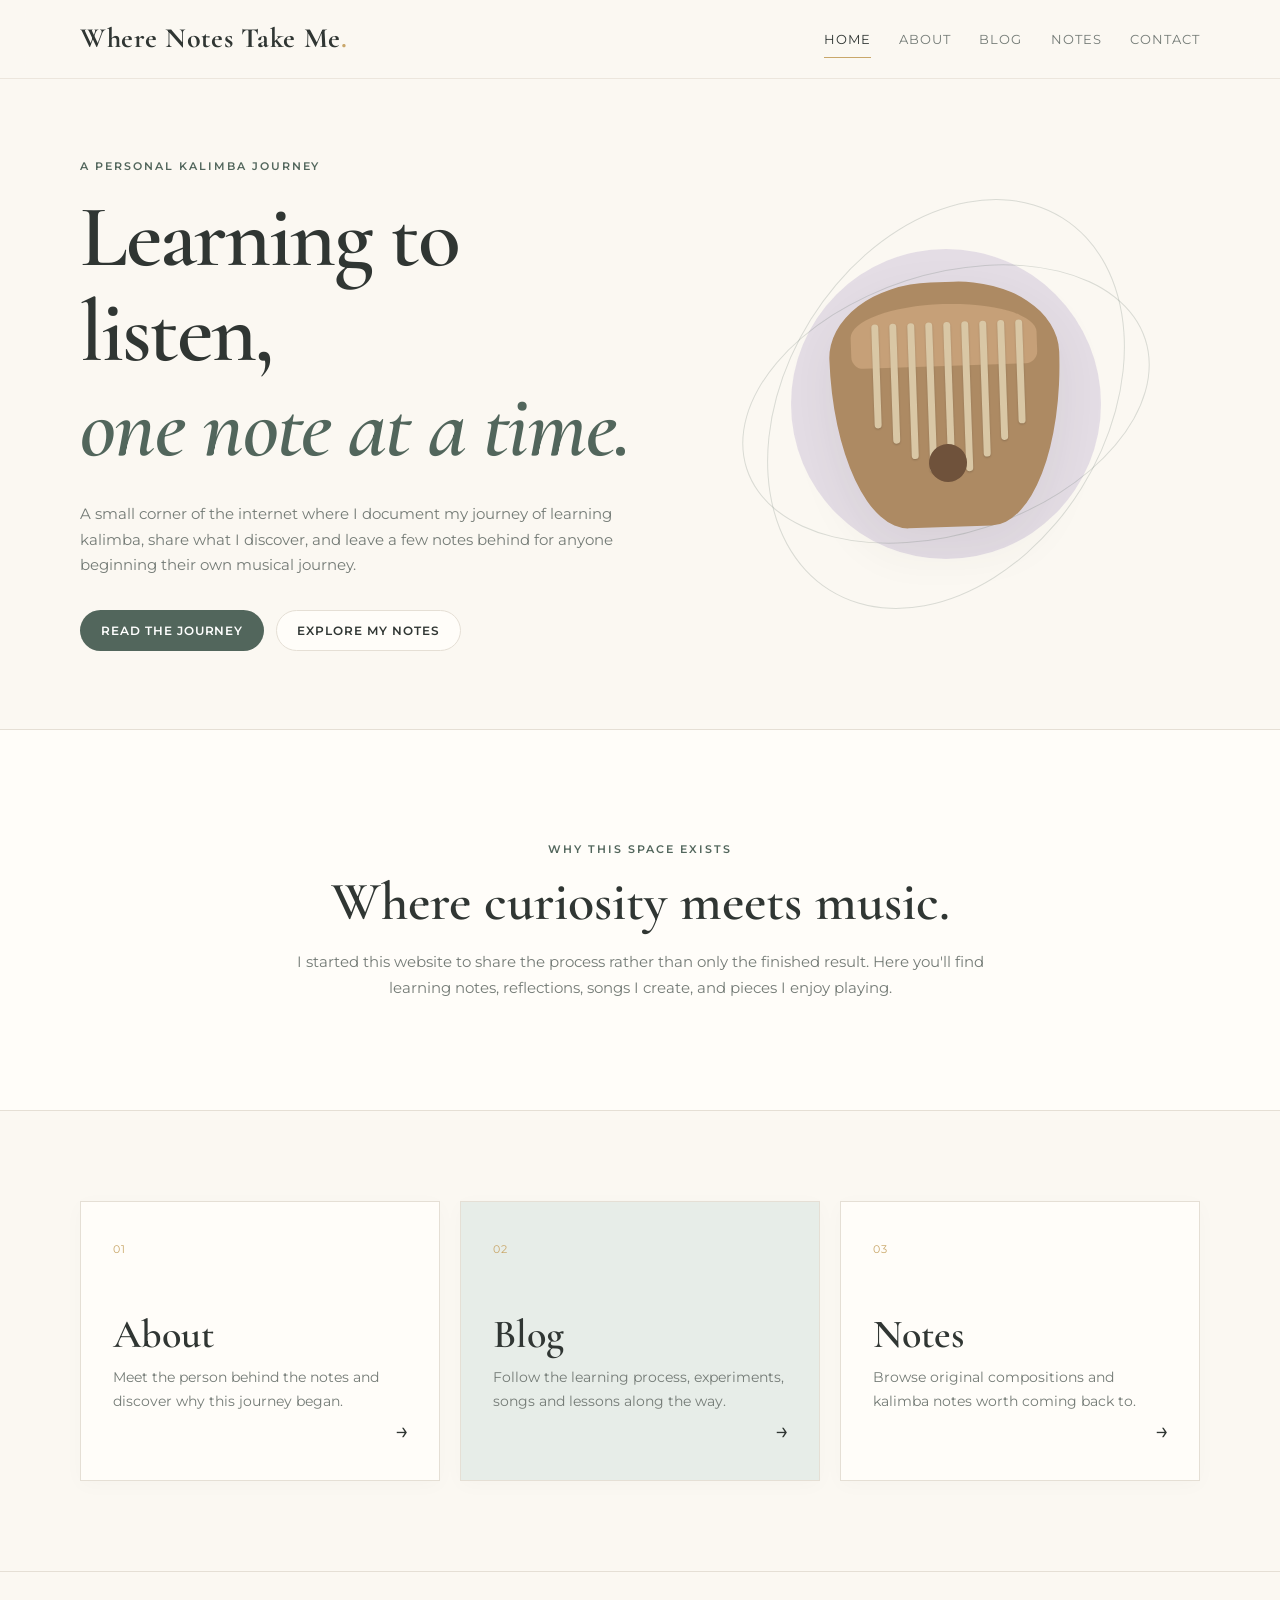
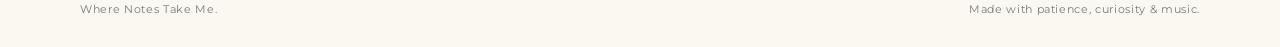
<file: index.html>
<!DOCTYPE html>
<html lang="en">
<head>
  <meta charset="UTF-8">
  <meta name="viewport" content="width=device-width, initial-scale=1.0">
  <meta name="description" content="Where Notes Take Me — a personal kalimba learning journey, blog, compositions and notes.">
  <title>Where Notes Take Me | Kalimba Journey</title>
  <link rel="preconnect" href="https://fonts.googleapis.com">
  <link rel="preconnect" href="https://fonts.gstatic.com" crossorigin>
  <link href="https://fonts.googleapis.com/css2?family=Cormorant+Garamond:wght@500;600;700&family=Montserrat:wght@400;500;600&display=swap" rel="stylesheet">
  <link rel="stylesheet" href="style.css">
</head>
<body>
<header class="site-header">
  <nav class="nav container">
    <a class="brand" href="index.html">Where Notes Take Me<span>.</span></a>
    <button class="menu-toggle" aria-label="Open menu" aria-expanded="false">☰</button>
    <div class="nav-links">
      <a class="active" href="index.html">Home</a>
      <a href="about.html">About</a>
      <a href="blog.html">Blog</a>
      <a href="notes.html">Notes</a>
      <a href="contact.html">Contact</a>
    </div>
  </nav>
</header>

<main>
<section class="hero container">
  <div class="hero-copy">
    <p class="eyebrow">A personal kalimba journey</p>
    <h1>Learning to listen,<br><em>one note at a time.</em></h1>
    <p class="hero-text">A small corner of the internet where I document my journey of learning kalimba, share what I discover, and leave a few notes behind for anyone beginning their own musical journey.</p>
    <div class="hero-actions">
      <a class="button button-primary" href="blog.html">Read the journey</a>
      <a class="button button-ghost" href="notes.html">Explore my notes</a>
    </div>
  </div>
  <div class="hero-art" aria-hidden="true">
    <div class="sun"></div><div class="music-orbit orbit-one"></div><div class="music-orbit orbit-two"></div>
    <div class="kalimba-shape">
      <div class="kalimba-top"></div>
      <i class="tine t1"></i><i class="tine t2"></i><i class="tine t3"></i><i class="tine t4"></i><i class="tine t5"></i>
      <i class="tine t6"></i><i class="tine t7"></i><i class="tine t8"></i><i class="tine t9"></i>
      <div class="sound-hole"></div>
    </div>
  </div>
</section>

<section class="intro-section">
  <div class="container narrow center-text">
    <p class="eyebrow">Why this space exists</p>
    <h2>Where curiosity meets music.</h2>
    <p>I started this website to share the process rather than only the finished result. Here you'll find learning notes, reflections, songs I create, and pieces I enjoy playing.</p>
  </div>
</section>

<section class="feature-section container">
  <a class="feature-card" href="about.html"><span class="card-number">01</span><h3>About</h3><p>Meet the person behind the notes and discover why this journey began.</p><span class="arrow">→</span></a>
  <a class="feature-card featured" href="blog.html"><span class="card-number">02</span><h3>Blog</h3><p>Follow the learning process, experiments, songs and lessons along the way.</p><span class="arrow">→</span></a>
  <a class="feature-card" href="notes.html"><span class="card-number">03</span><h3>Notes</h3><p>Browse original compositions and kalimba notes worth coming back to.</p><span class="arrow">→</span></a>
</section>
</main>

<footer class="site-footer"><div class="container footer-inner"><p>Where Notes Take Me.</p><p>Made with patience, curiosity &amp; music.</p></div></footer>
<script src="script.js"></script>
</body>
</html>
</file>
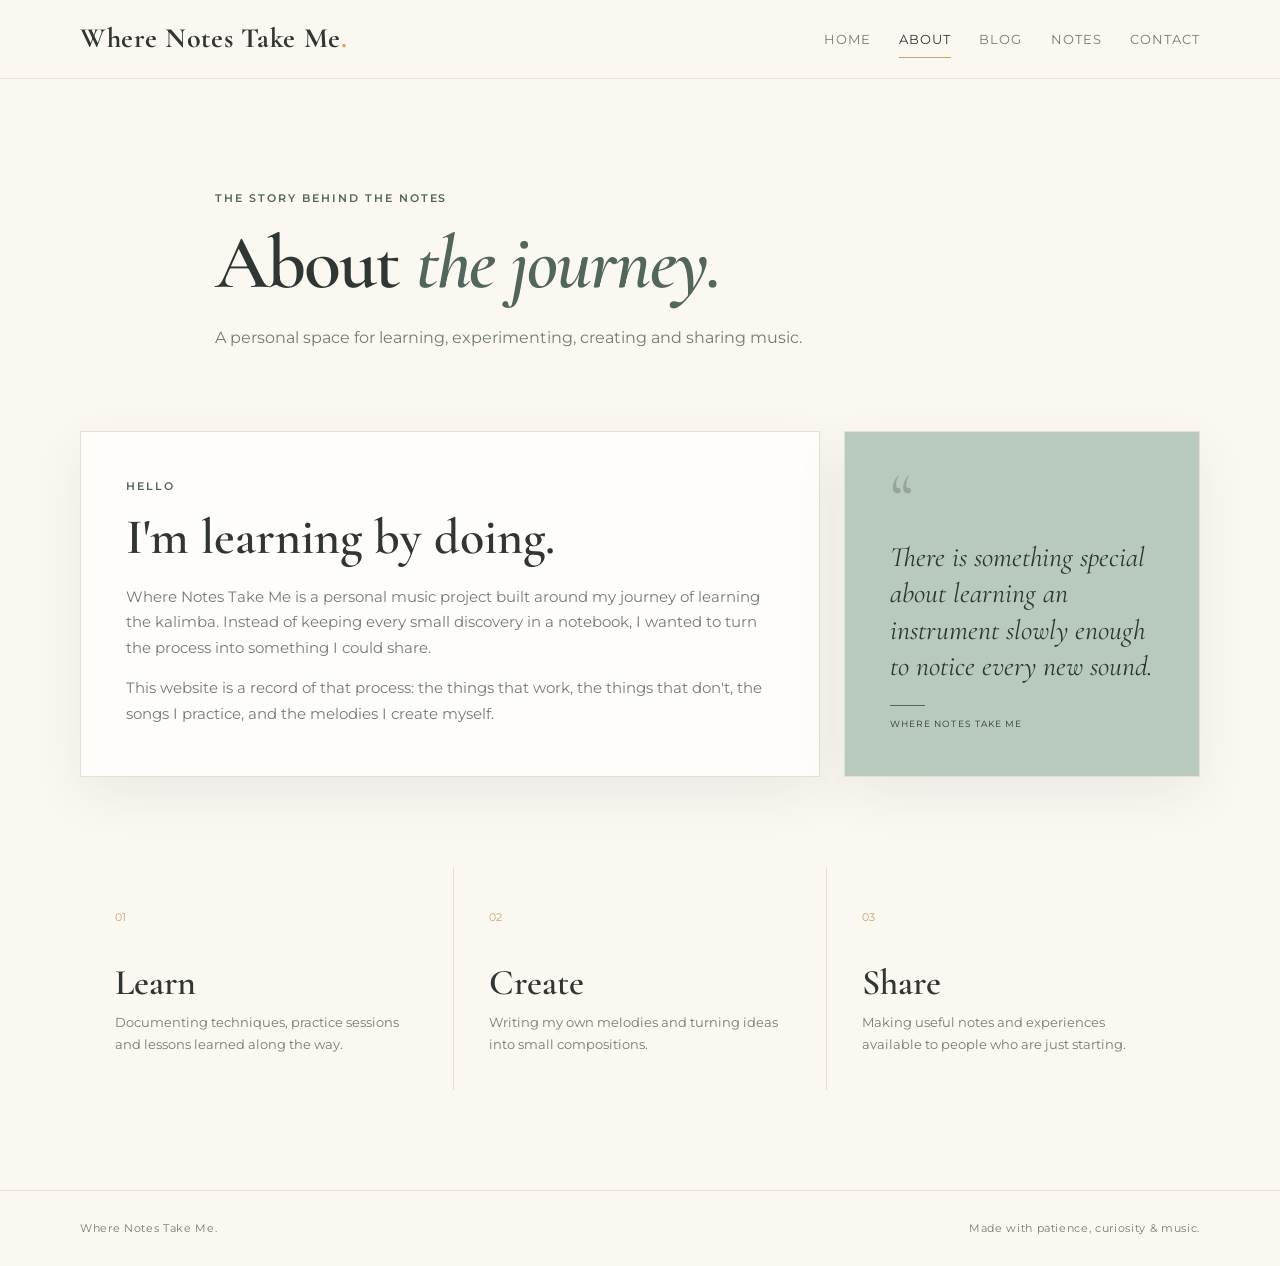
<file: about.html>
<!DOCTYPE html>
<html lang="en">
<head>
  <meta charset="UTF-8"><meta name="viewport" content="width=device-width, initial-scale=1.0">
  <title>About | Where Notes Take Me</title>
  <link rel="preconnect" href="https://fonts.googleapis.com"><link rel="preconnect" href="https://fonts.gstatic.com" crossorigin>
  <link href="https://fonts.googleapis.com/css2?family=Cormorant+Garamond:wght@500;600;700&family=Montserrat:wght@400;500;600&display=swap" rel="stylesheet">
  <link rel="stylesheet" href="style.css">
</head>
<body>
<header class="site-header"><nav class="nav container"><a class="brand" href="index.html">Where Notes Take Me<span>.</span></a><button class="menu-toggle" aria-label="Open menu" aria-expanded="false">☰</button><div class="nav-links"><a href="index.html">Home</a><a class="active" href="about.html">About</a><a href="blog.html">Blog</a><a href="notes.html">Notes</a><a href="contact.html">Contact</a></div></nav></header>
<main>
<section class="page-hero container"><p class="eyebrow">The story behind the notes</p><h1>About <em>the journey.</em></h1><p>A personal space for learning, experimenting, creating and sharing music.</p></section>
<section class="content-grid container">
  <article class="paper-card">
    <p class="eyebrow">Hello</p><h2>I'm learning by doing.</h2>
    <p>Where Notes Take Me is a personal music project built around my journey of learning the kalimba. Instead of keeping every small discovery in a notebook, I wanted to turn the process into something I could share.</p>
    <p>This website is a record of that process: the things that work, the things that don't, the songs I practice, and the melodies I create myself.</p>
  </article>
  <aside class="quote-card"><span class="quote-mark">“</span><p>There is something special about learning an instrument slowly enough to notice every new sound.</p><span class="quote-line"></span><small>Where Notes Take Me</small></aside>
</section>
<section class="values-section container">
  <div><span>01</span><h3>Learn</h3><p>Documenting techniques, practice sessions and lessons learned along the way.</p></div>
  <div><span>02</span><h3>Create</h3><p>Writing my own melodies and turning ideas into small compositions.</p></div>
  <div><span>03</span><h3>Share</h3><p>Making useful notes and experiences available to people who are just starting.</p></div>
</section>
</main>
<footer class="site-footer"><div class="container footer-inner"><p>Where Notes Take Me.</p><p>Made with patience, curiosity &amp; music.</p></div></footer>
<script src="script.js"></script>
</body></html>
</file>
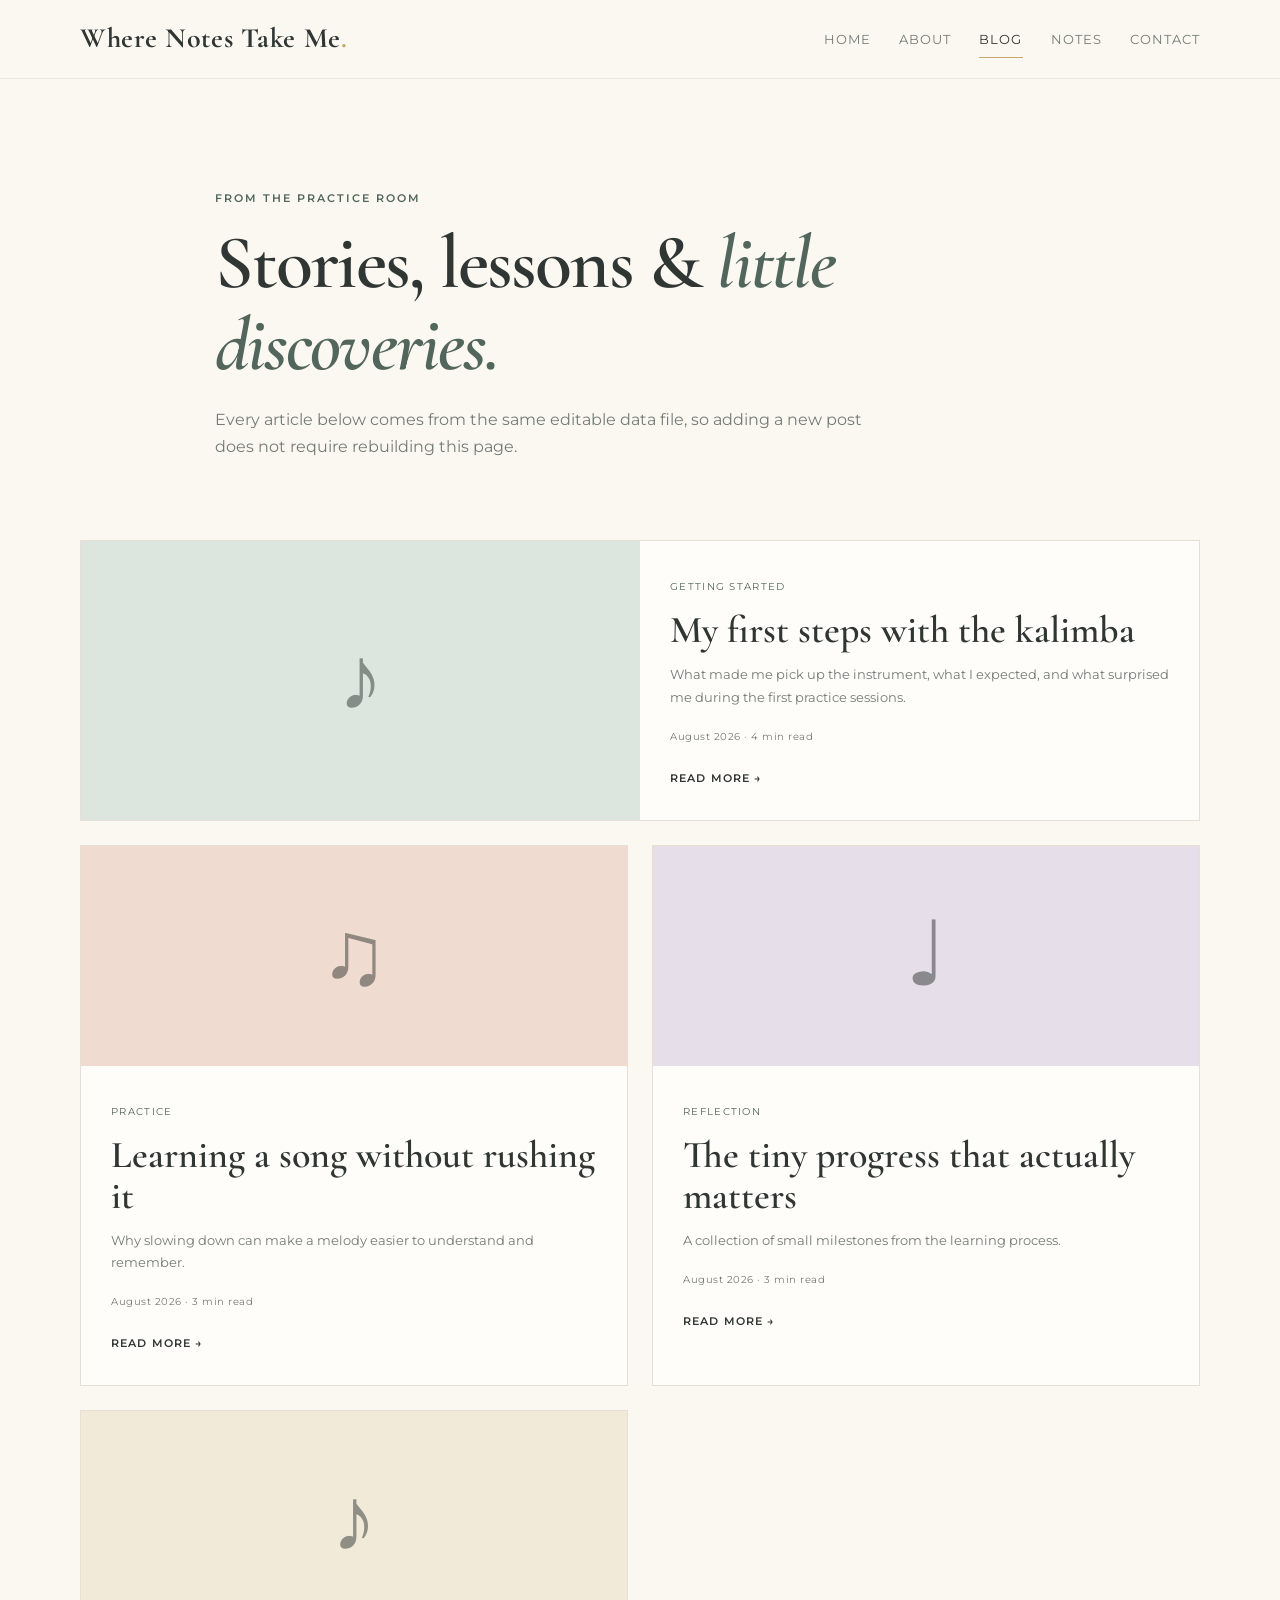
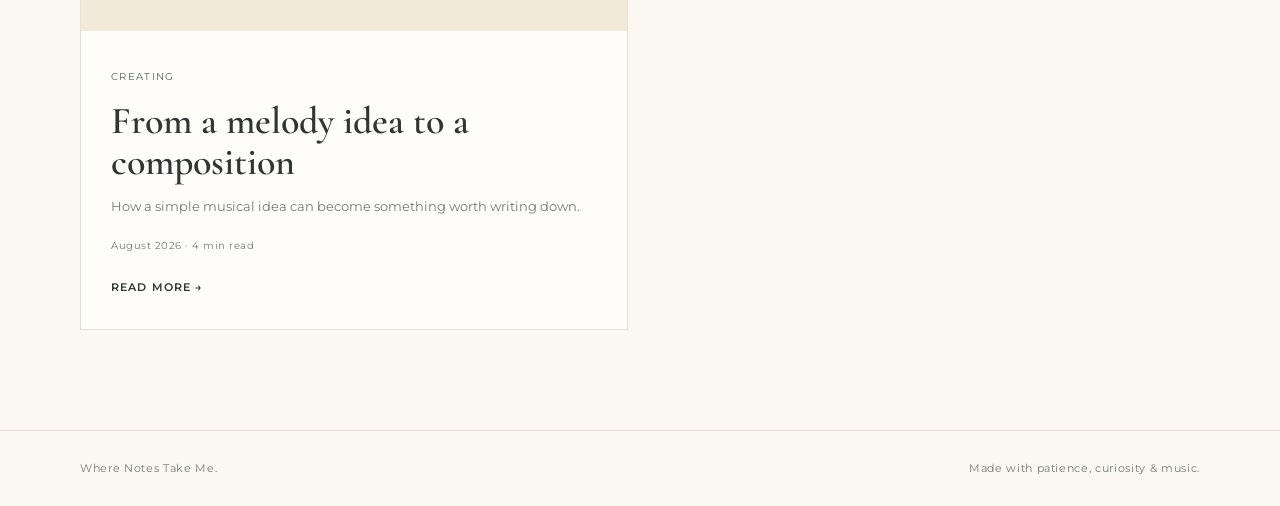
<file: blog.html>
<!DOCTYPE html>
<html lang="en">
<head>
<meta charset="UTF-8"><meta name="viewport" content="width=device-width, initial-scale=1.0">
<title>Blog | Where Notes Take Me</title>
<link rel="preconnect" href="https://fonts.googleapis.com"><link rel="preconnect" href="https://fonts.gstatic.com" crossorigin>
<link href="https://fonts.googleapis.com/css2?family=Cormorant+Garamond:wght@500;600;700&family=Montserrat:wght@400;500;600&display=swap" rel="stylesheet">
<link rel="stylesheet" href="style.css">
</head>
<body>
<header class="site-header"><nav class="nav container">
<a class="brand" href="index.html">Where Notes Take Me<span>.</span></a>
<button class="menu-toggle" aria-label="Open menu" aria-expanded="false">☰</button>
<div class="nav-links"><a href="index.html">Home</a><a href="about.html">About</a><a class="active" href="blog.html">Blog</a><a href="notes.html">Notes</a><a href="contact.html">Contact</a></div>
</nav></header>
<main>
<section class="page-hero container">
<p class="eyebrow">From the practice room</p><h1>Stories, lessons &amp; <em>little discoveries.</em></h1>
<p>Every article below comes from the same editable data file, so adding a new post does not require rebuilding this page.</p>
</section>
<section class="posts container" id="blog-list"></section>
</main>
<footer class="site-footer"><div class="container footer-inner"><p>Where Notes Take Me.</p><p>Made with patience, curiosity &amp; music.</p></div></footer>
<script src="blog-data.js"></script><script src="script.js"></script><script src="blog.js"></script>
</body></html>
</file>
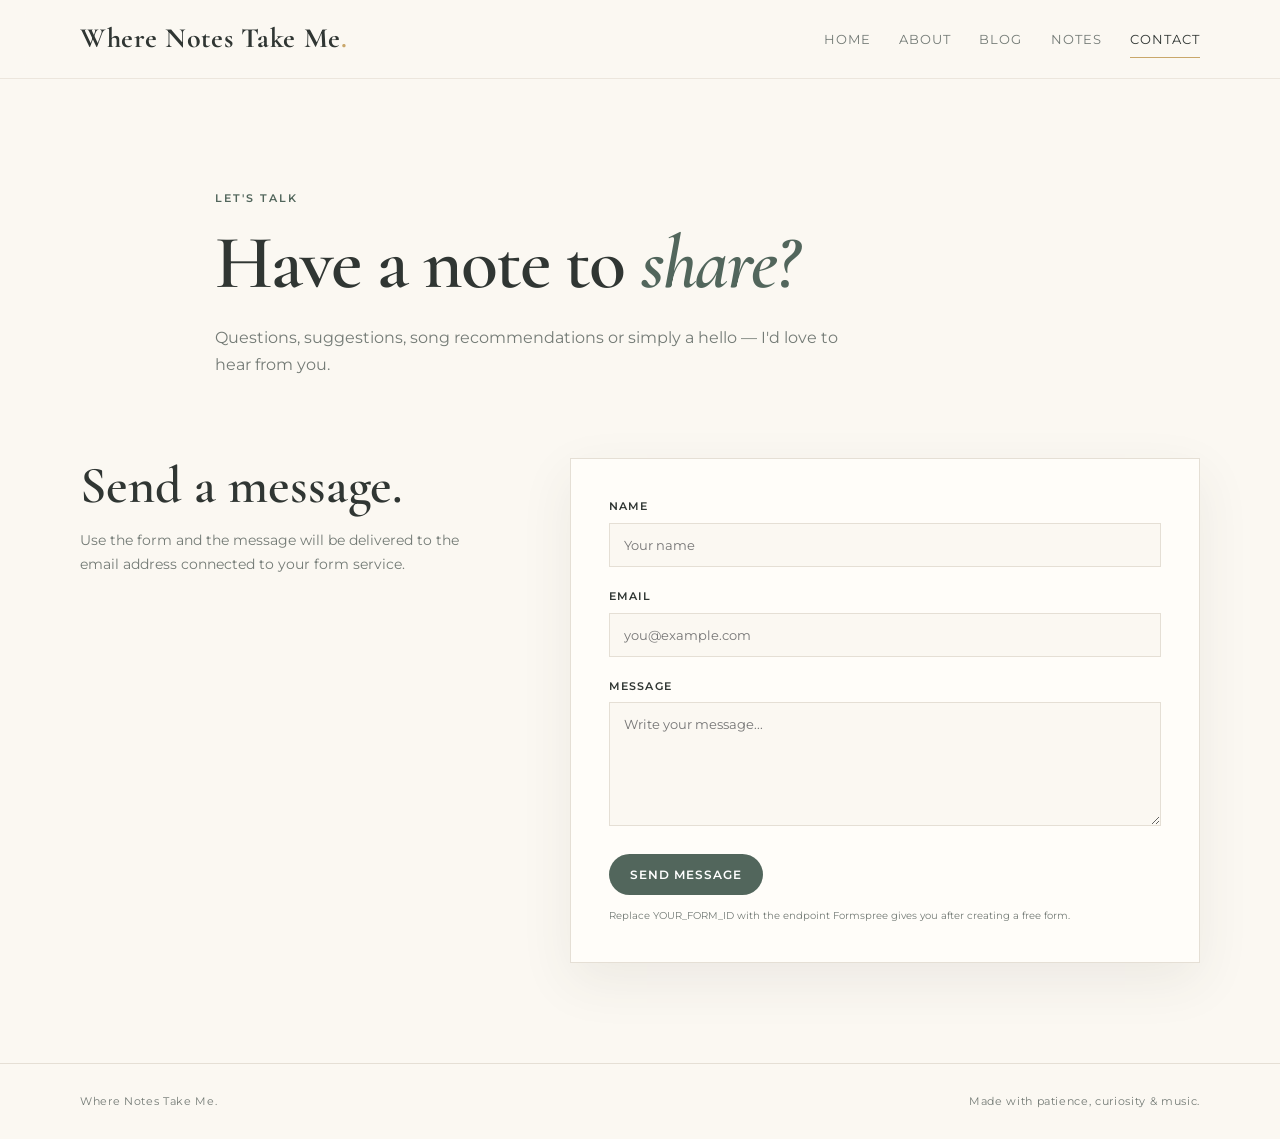
<file: contact.html>
<!DOCTYPE html>
<html lang="en">
<head>
<meta charset="UTF-8"><meta name="viewport" content="width=device-width, initial-scale=1.0">
<title>Contact | Where Notes Take Me</title>
<link rel="preconnect" href="https://fonts.googleapis.com"><link rel="preconnect" href="https://fonts.gstatic.com" crossorigin>
<link href="https://fonts.googleapis.com/css2?family=Cormorant+Garamond:wght@500;600;700&family=Montserrat:wght@400;500;600&display=swap" rel="stylesheet">
<link rel="stylesheet" href="style.css">
</head>
<body>
<header class="site-header"><nav class="nav container">
<a class="brand" href="index.html">Where Notes Take Me<span>.</span></a>
<button class="menu-toggle" aria-label="Open menu" aria-expanded="false">☰</button>
<div class="nav-links"><a href="index.html">Home</a><a href="about.html">About</a><a href="blog.html">Blog</a><a href="notes.html">Notes</a><a class="active" href="contact.html">Contact</a></div>
</nav></header>
<main>
<section class="page-hero container"><p class="eyebrow">Let's talk</p><h1>Have a note to <em>share?</em></h1><p>Questions, suggestions, song recommendations or simply a hello — I'd love to hear from you.</p></section>
<section class="contact-grid container">
<div class="contact-copy"><h2>Send a message.</h2><p>Use the form and the message will be delivered to the email address connected to your form service.</p></div>
<form class="contact-form" action="https://formspree.io/f/xoeaddkl" method="POST">
<label for="name">Name</label><input id="name" name="name" type="text" placeholder="Your name" required>
<label for="email">Email</label><input id="email" name="email" type="email" placeholder="you@example.com" required>
<label for="message">Message</label><textarea id="message" name="message" rows="6" placeholder="Write your message..." required></textarea>
<button class="button button-primary" type="submit">Send message</button>
<p class="form-note">Replace YOUR_FORM_ID with the endpoint Formspree gives you after creating a free form.</p>
</form>
</section>
</main>
<footer class="site-footer"><div class="container footer-inner"><p>Where Notes Take Me.</p><p>Made with patience, curiosity &amp; music.</p></div></footer>
<script src="script.js"></script>
</body></html>
</file>
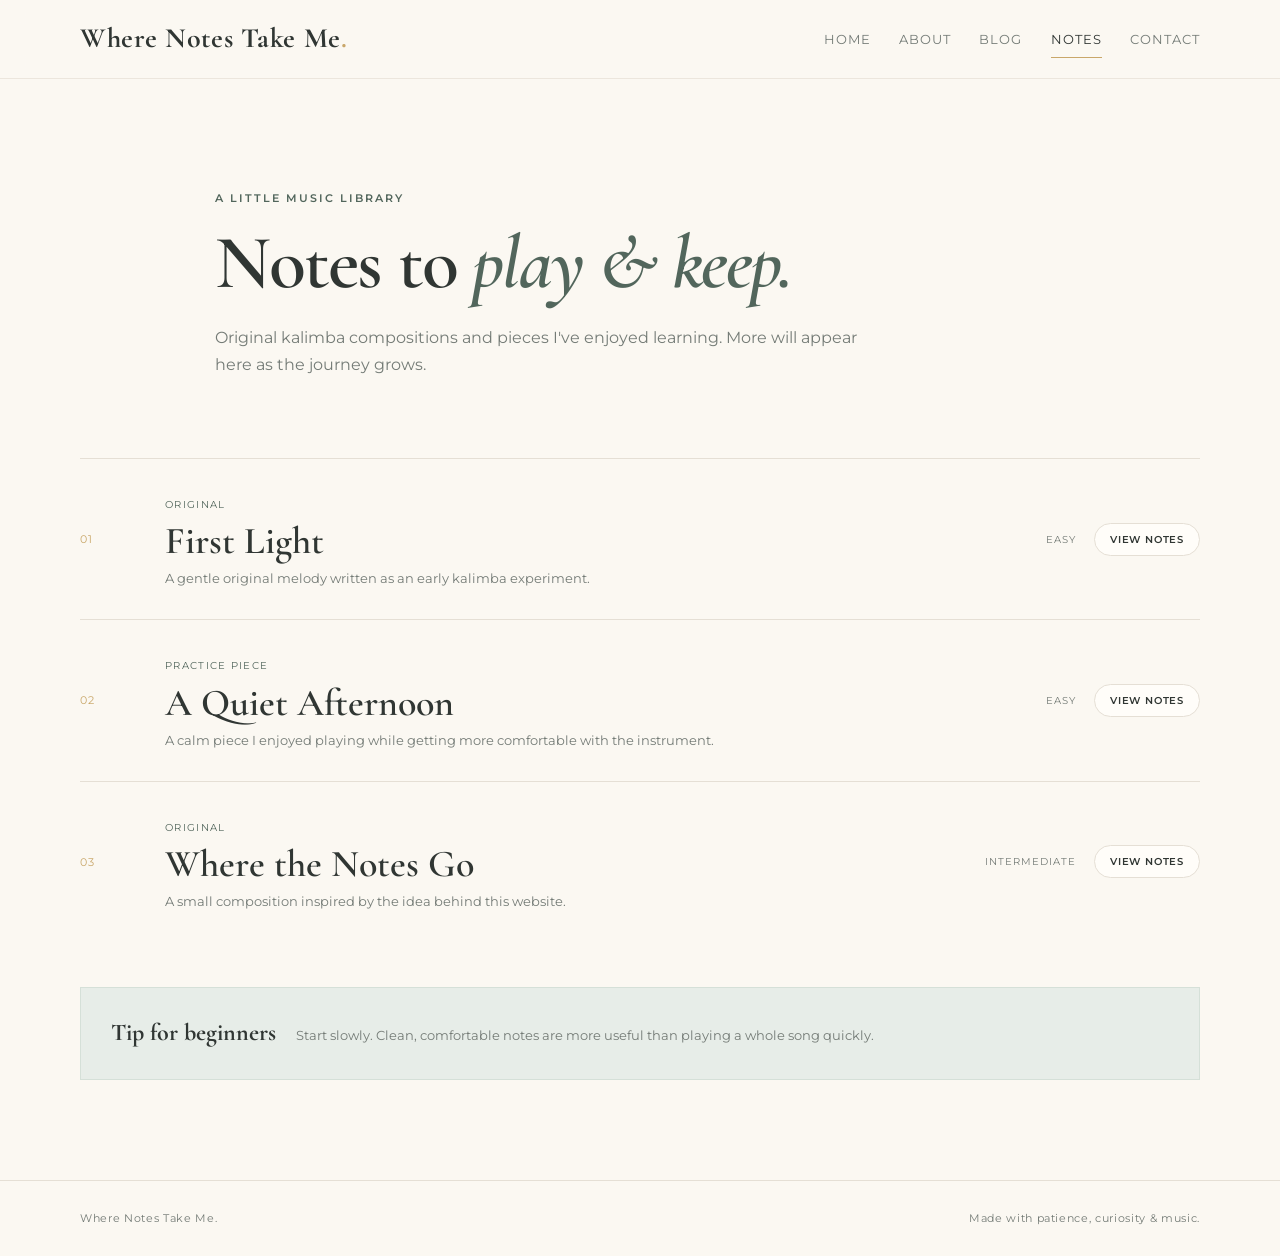
<file: notes.html>
<!DOCTYPE html>
<html lang="en">
<head>
  <meta charset="UTF-8"><meta name="viewport" content="width=device-width, initial-scale=1.0">
  <title>Notes | Where Notes Take Me</title>
  <link rel="preconnect" href="https://fonts.googleapis.com"><link rel="preconnect" href="https://fonts.gstatic.com" crossorigin>
  <link href="https://fonts.googleapis.com/css2?family=Cormorant+Garamond:wght@500;600;700&family=Montserrat:wght@400;500;600&display=swap" rel="stylesheet">
  <link rel="stylesheet" href="style.css">
</head>
<body>
<header class="site-header"><nav class="nav container"><a class="brand" href="index.html">Where Notes Take Me<span>.</span></a><button class="menu-toggle" aria-label="Open menu" aria-expanded="false">☰</button><div class="nav-links"><a href="index.html">Home</a><a href="about.html">About</a><a href="blog.html">Blog</a><a class="active" href="notes.html">Notes</a><a href="contact.html">Contact</a></div></nav></header>
<main>
<section class="page-hero container"><p class="eyebrow">A little music library</p><h1>Notes to <em>play &amp; keep.</em></h1><p>Original kalimba compositions and pieces I've enjoyed learning. More will appear here as the journey grows.</p></section>
<section class="notes-list container">
  <article class="note-row"><div class="note-index">01</div><div><span class="tag">Original</span><h2>First Light</h2><p>A gentle original melody written as an early kalimba experiment.</p></div><div class="note-meta"><span>Easy</span><a class="button small-button" href="#">View notes</a></div></article>
  <article class="note-row"><div class="note-index">02</div><div><span class="tag">Practice piece</span><h2>A Quiet Afternoon</h2><p>A calm piece I enjoyed playing while getting more comfortable with the instrument.</p></div><div class="note-meta"><span>Easy</span><a class="button small-button" href="#">View notes</a></div></article>
  <article class="note-row"><div class="note-index">03</div><div><span class="tag">Original</span><h2>Where the Notes Go</h2><p>A small composition inspired by the idea behind this website.</p></div><div class="note-meta"><span>Intermediate</span><a class="button small-button" href="#">View notes</a></div></article>
</section>
<div class="container note-tip"><strong>Tip for beginners</strong><p>Start slowly. Clean, comfortable notes are more useful than playing a whole song quickly.</p></div>
</main>
<footer class="site-footer"><div class="container footer-inner"><p>Where Notes Take Me.</p><p>Made with patience, curiosity &amp; music.</p></div></footer>
<script src="script.js"></script>
</body></html>
</file>
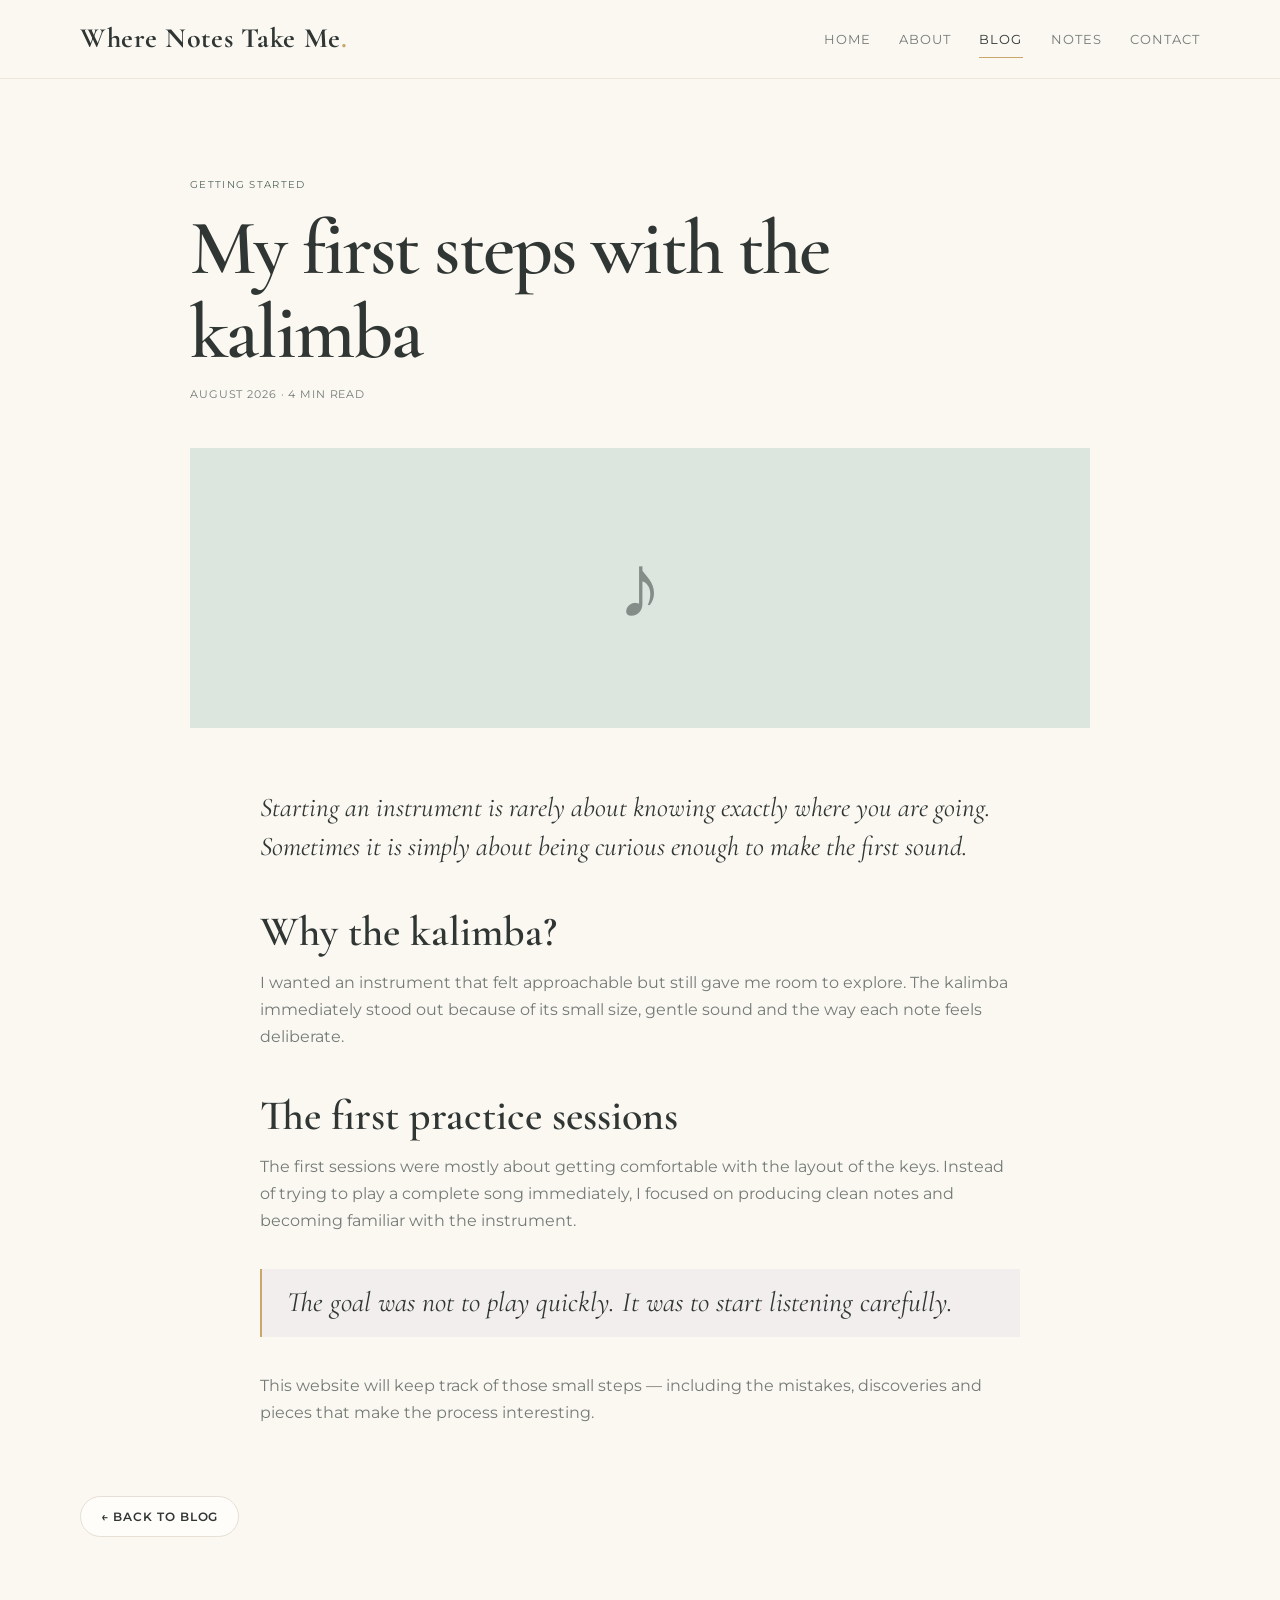
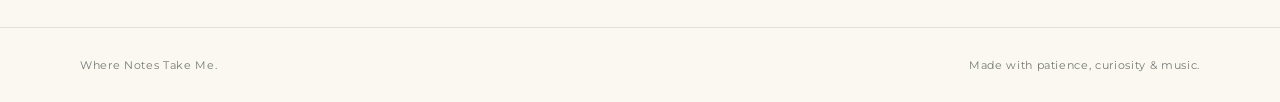
<file: post.html>
<!DOCTYPE html>
<html lang="en">
<head>
<meta charset="UTF-8"><meta name="viewport" content="width=device-width, initial-scale=1.0">
<title>Post | Where Notes Take Me</title>
<link rel="preconnect" href="https://fonts.googleapis.com"><link rel="preconnect" href="https://fonts.gstatic.com" crossorigin>
<link href="https://fonts.googleapis.com/css2?family=Cormorant+Garamond:wght@500;600;700&family=Montserrat:wght@400;500;600&display=swap" rel="stylesheet">
<link rel="stylesheet" href="style.css">
</head>
<body>
<header class="site-header"><nav class="nav container">
<a class="brand" href="index.html">Where Notes Take Me<span>.</span></a>
<button class="menu-toggle" aria-label="Open menu" aria-expanded="false">☰</button>
<div class="nav-links"><a href="index.html">Home</a><a href="about.html">About</a><a class="active" href="blog.html">Blog</a><a href="notes.html">Notes</a><a href="contact.html">Contact</a></div>
</nav></header>

<main id="post-page">
  <section class="post-header container" id="post-header"></section>
  <article class="article container" id="article-content"></article>
  <div class="container article-back"><a class="button button-ghost" href="blog.html">← Back to blog</a></div>
</main>

<footer class="site-footer"><div class="container footer-inner"><p>Where Notes Take Me.</p><p>Made with patience, curiosity &amp; music.</p></div></footer>
<script src="blog-data.js"></script><script src="script.js"></script>
<script>
const params = new URLSearchParams(window.location.search);
const id = params.get("id");
const post = BLOG_POSTS.find(item => item.id === id) || BLOG_POSTS[0];

document.title = `${post.title} | Where Notes Take Me`;

document.getElementById("post-header").innerHTML = `
  <span class="tag">${post.category}</span>
  <h1>${post.title}</h1>
  <p class="article-meta">${post.date} · ${post.readTime}</p>
  <div class="post-visual ${post.visual} article-visual"><span>${post.symbol}</span></div>
`;

document.getElementById("article-content").innerHTML = post.content.map(block => {
  if (block.type === "lead") return `<p class="article-lead">${block.text}</p>`;
  if (block.type === "heading") return `<h2>${block.text}</h2>`;
  if (block.type === "quote") return `<blockquote>${block.text}</blockquote>`;
  return `<p>${block.text}</p>`;
}).join("");
</script>
</body>
</html>
</file>
<file: style.css>
/* Where Notes Take Me — soft pastel theme */
:root{
  --cream:#fbf8f2;--paper:#fffdf9;--sage:#b8c9bd;--sage-dark:#52665c;
  --lilac:#d9d0df;--peach:#e9c9b9;--gold:#c9a76a;--ink:#303633;
  --muted:#747b76;--line:#e5dfd5;--shadow:0 18px 50px rgba(62,58,51,.08);
}
*{box-sizing:border-box;margin:0;padding:0}
html{scroll-behavior:smooth}
body{background:var(--cream);color:var(--ink);font-family:"Montserrat",sans-serif;line-height:1.7}
a{color:inherit;text-decoration:none}
.container{width:min(1120px,calc(100% - 40px));margin-inline:auto}
.narrow{max-width:720px}.center-text{text-align:center}
.site-header{position:sticky;top:0;z-index:20;background:rgba(251,248,242,.92);backdrop-filter:blur(12px);border-bottom:1px solid rgba(229,223,213,.7)}
.nav{min-height:78px;display:flex;align-items:center;justify-content:space-between;gap:30px}
.brand{font-family:"Cormorant Garamond",serif;font-size:28px;font-weight:700;letter-spacing:.02em}
.brand span{color:var(--gold)}
.nav-links{display:flex;gap:28px;align-items:center}
.nav-links a{font-size:13px;letter-spacing:.08em;text-transform:uppercase;color:var(--muted);position:relative;padding:8px 0}
.nav-links a:hover,.nav-links a.active{color:var(--ink)}
.nav-links a.active:after{content:"";position:absolute;left:0;right:0;bottom:0;height:1px;background:var(--gold)}
.menu-toggle{display:none;background:none;border:0;font-size:24px;color:var(--ink)}
.hero{min-height:650px;display:grid;grid-template-columns:1.05fr .95fr;align-items:center;gap:50px}
.eyebrow{text-transform:uppercase;letter-spacing:.18em;font-size:11px;font-weight:600;color:var(--sage-dark);margin-bottom:14px}
h1,h2,h3{font-family:"Cormorant Garamond",serif;line-height:1.08;font-weight:600}
h1{font-size:clamp(52px,7vw,88px);letter-spacing:-.025em}
h1 em,h2 em{font-style:italic;color:var(--sage-dark)}
.hero-text{max-width:600px;color:var(--muted);font-size:15px;margin:26px 0 32px}
.hero-actions{display:flex;gap:12px;flex-wrap:wrap}
.button{display:inline-flex;align-items:center;justify-content:center;border:1px solid transparent;padding:12px 20px;border-radius:999px;font:600 12px "Montserrat",sans-serif;letter-spacing:.08em;text-transform:uppercase;cursor:pointer}
.button-primary{background:var(--sage-dark);color:white}
.button-primary:hover{background:#42544b}
.button-ghost{border-color:var(--line);background:var(--paper)}
.button-ghost:hover{border-color:var(--sage)}
.small-button{padding:9px 15px;font-size:10px;background:var(--paper);border-color:var(--line)}
.hero-art{height:500px;position:relative;display:grid;place-items:center}
.sun{width:310px;height:310px;border-radius:50%;background:var(--lilac);opacity:.65}
.music-orbit{position:absolute;border:1px solid rgba(82,102,92,.2);border-radius:50%}
.orbit-one{width:420px;height:260px;transform:rotate(-18deg)}
.orbit-two{width:320px;height:440px;transform:rotate(32deg)}
.kalimba-shape{position:absolute;width:230px;height:245px;background:#ad8a63;border-radius:45% 45% 32% 32% / 30% 30% 70% 70%;box-shadow:var(--shadow);overflow:hidden;transform:rotate(-2deg)}
.kalimba-top{position:absolute;left:22px;right:22px;top:22px;height:62px;background:#c6a078;border-radius:50% 50% 12px 12px}
.tine{position:absolute;top:40px;width:7px;background:#d9c7a5;border-radius:5px;box-shadow:0 1px 2px rgba(0,0,0,.18)}
.t1{left:43px;height:104px}.t2{left:61px;height:120px}.t3{left:79px;height:136px}.t4{left:97px;height:150px}.t5{left:115px;height:158px}.t6{left:133px;height:150px}.t7{left:151px;height:136px}.t8{left:169px;height:120px}.t9{left:187px;height:104px}
.sound-hole{position:absolute;left:50%;bottom:45px;transform:translateX(-50%);width:38px;height:38px;border-radius:50%;background:#6f523b}
.intro-section{padding:110px 0;background:var(--paper);border-block:1px solid var(--line)}
.intro-section h2{font-size:54px;margin-bottom:18px}.intro-section p:not(.eyebrow){color:var(--muted);font-size:15px}
.feature-section{display:grid;grid-template-columns:repeat(3,1fr);gap:20px;padding:90px 0}
.feature-card{min-height:280px;padding:32px;background:var(--paper);border:1px solid var(--line);position:relative;transition:.25s;box-shadow:0 4px 20px rgba(62,58,51,.025)}
.feature-card:hover{transform:translateY(-5px);box-shadow:var(--shadow)}
.feature-card.featured{background:#e7ede8}
.card-number,.note-index{font-size:11px;letter-spacing:.12em;color:var(--gold)}
.feature-card h3{font-size:40px;margin-top:52px}.feature-card p{color:var(--muted);font-size:14px;margin-top:10px}.arrow{position:absolute;right:30px;bottom:28px;font-size:24px}
.site-footer{border-top:1px solid var(--line);padding:28px 0;color:var(--muted);font-size:11px;letter-spacing:.06em}
.footer-inner{display:flex;justify-content:space-between;gap:20px}
.page-hero{padding:110px 0 80px;max-width:850px}.page-hero h1{font-size:clamp(52px,7vw,76px)}.page-hero>p:last-child{max-width:650px;color:var(--muted);margin-top:20px}
.content-grid{display:grid;grid-template-columns:1.35fr .65fr;gap:24px;padding-bottom:90px}
.paper-card,.quote-card{padding:45px;background:var(--paper);border:1px solid var(--line);box-shadow:var(--shadow)}
.paper-card h2{font-size:50px;margin-bottom:20px}.paper-card p:not(.eyebrow){color:var(--muted);font-size:15px;margin-top:15px}
.quote-card{background:var(--sage);display:flex;flex-direction:column;justify-content:center}.quote-mark{font:70px "Cormorant Garamond";line-height:.6;color:rgba(48,54,51,.25)}.quote-card p{font:italic 28px "Cormorant Garamond";line-height:1.3;margin:20px 0}.quote-line{width:35px;height:1px;background:var(--sage-dark);margin-bottom:10px}.quote-card small{text-transform:uppercase;letter-spacing:.12em;font-size:9px}
.values-section{display:grid;grid-template-columns:repeat(3,1fr);gap:1px;background:var(--line);margin-bottom:100px}.values-section>div{background:var(--cream);padding:35px}.values-section span{color:var(--gold);font-size:11px}.values-section h3{font-size:36px;margin:35px 0 8px}.values-section p{font-size:13px;color:var(--muted)}
.posts{display:grid;grid-template-columns:repeat(2,1fr);gap:24px;padding-bottom:100px}.post-card{background:var(--paper);border:1px solid var(--line);overflow:hidden}.post-large{grid-column:span 2;display:grid;grid-template-columns:1fr 1fr}.post-visual{min-height:220px;display:grid;place-items:center}.post-visual span{font:90px "Cormorant Garamond";opacity:.5}.visual-sage{background:#dce6df}.visual-peach{background:#f0dbd0}.visual-lilac{background:#e6dfea}.visual-cream{background:#f1ead9}.post-body{padding:30px}.tag{font-size:10px;text-transform:uppercase;letter-spacing:.13em;color:var(--sage-dark)}.post-body h2{font-size:38px;margin:12px 0}.post-body p{font-size:13px;color:var(--muted);margin-bottom:20px}.text-link{font-size:11px;font-weight:600;text-transform:uppercase;letter-spacing:.1em}
.notes-list{padding-bottom:45px}.note-row{display:grid;grid-template-columns:60px 1fr auto;align-items:center;gap:25px;padding:30px 0;border-top:1px solid var(--line)}.note-row h2{font-size:38px;margin:5px 0}.note-row p{font-size:13px;color:var(--muted)}.note-meta{display:flex;align-items:center;gap:18px}.note-meta>span{font-size:10px;text-transform:uppercase;letter-spacing:.1em;color:var(--muted)}.note-tip{padding:25px 30px;background:#e7ede8;border:1px solid #d5e0d8;margin-bottom:100px;display:flex;gap:20px;align-items:baseline}.note-tip strong{font-family:"Cormorant Garamond";font-size:24px}.note-tip p{font-size:13px;color:var(--muted)}
.contact-grid{display:grid;grid-template-columns:.8fr 1.2fr;gap:70px;padding-bottom:100px}.contact-copy h2{font-size:52px}.contact-copy>p{color:var(--muted);font-size:14px;margin:15px 0 35px}.contact-detail{display:flex;gap:15px;margin-top:22px}.contact-detail>span{width:35px;height:35px;border-radius:50%;background:var(--lilac);display:grid;place-items:center}.contact-detail strong{font-size:11px;text-transform:uppercase;letter-spacing:.1em}.contact-detail p{font-size:13px;color:var(--muted)}.contact-form{background:var(--paper);border:1px solid var(--line);padding:38px;box-shadow:var(--shadow)}label{display:block;font-size:11px;font-weight:600;text-transform:uppercase;letter-spacing:.1em;margin-bottom:7px}input,textarea{width:100%;border:1px solid var(--line);background:var(--cream);padding:13px 14px;font:13px "Montserrat";color:var(--ink);outline:none;margin-bottom:20px}input:focus,textarea:focus{border-color:var(--sage-dark)}textarea{resize:vertical}.form-note{font-size:10px;color:var(--muted);margin-top:12px}
@media(max-width:800px){
  .nav{min-height:68px}.menu-toggle{display:block}.nav-links{display:none;position:absolute;top:68px;left:0;right:0;background:var(--cream);padding:15px 20px 25px;flex-direction:column;align-items:flex-start;border-bottom:1px solid var(--line)}.nav-links.open{display:flex}
  .hero{grid-template-columns:1fr;padding:65px 0}.hero-art{height:360px}.feature-section,.values-section{grid-template-columns:1fr}.content-grid,.contact-grid{grid-template-columns:1fr}.posts{grid-template-columns:1fr}.post-large{grid-column:auto;display:block}.note-row{grid-template-columns:42px 1fr}.note-meta{grid-column:2;justify-content:space-between}.footer-inner{flex-direction:column}.page-hero{padding:75px 0 55px}
}
@media(max-width:500px){
  .container{width:min(100% - 28px,1120px)}h1{font-size:52px}.intro-section h2{font-size:43px}.feature-card{min-height:240px}.paper-card,.quote-card,.contact-form{padding:28px}.post-body h2,.note-row h2{font-size:32px}.hero-art{transform:scale(.82);margin:-20px 0}
}

/* Blog system additions */
.post-meta{font-size:10px;color:var(--muted);letter-spacing:.05em;margin-bottom:18px}
.post-header{padding:90px 0 35px;max-width:900px}
.post-header h1{font-size:clamp(50px,7vw,78px);max-width:850px;margin:10px 0}
.article-meta{font-size:11px;color:var(--muted);letter-spacing:.08em;text-transform:uppercase}
.article-visual{margin-top:45px;min-height:280px}
.article{max-width:760px;padding:25px 0 45px}
.article p{font-size:16px;color:var(--muted);margin:0 0 24px}
.article .article-lead{font:italic 27px/1.45 "Cormorant Garamond",serif;color:var(--ink);margin-bottom:40px}
.article h2{font-size:42px;margin:42px 0 15px}
.article blockquote{border-left:2px solid var(--gold);padding:15px 25px;margin:35px 0;font:italic 28px/1.35 "Cormorant Garamond",serif;background:rgba(216,207,222,.25)}
.article-back{padding-bottom:90px}
@media(max-width:800px){.post-header{padding-top:65px}.article p{font-size:15px}.article h2{font-size:36px}.article .article-lead{font-size:24px}}
</file>
